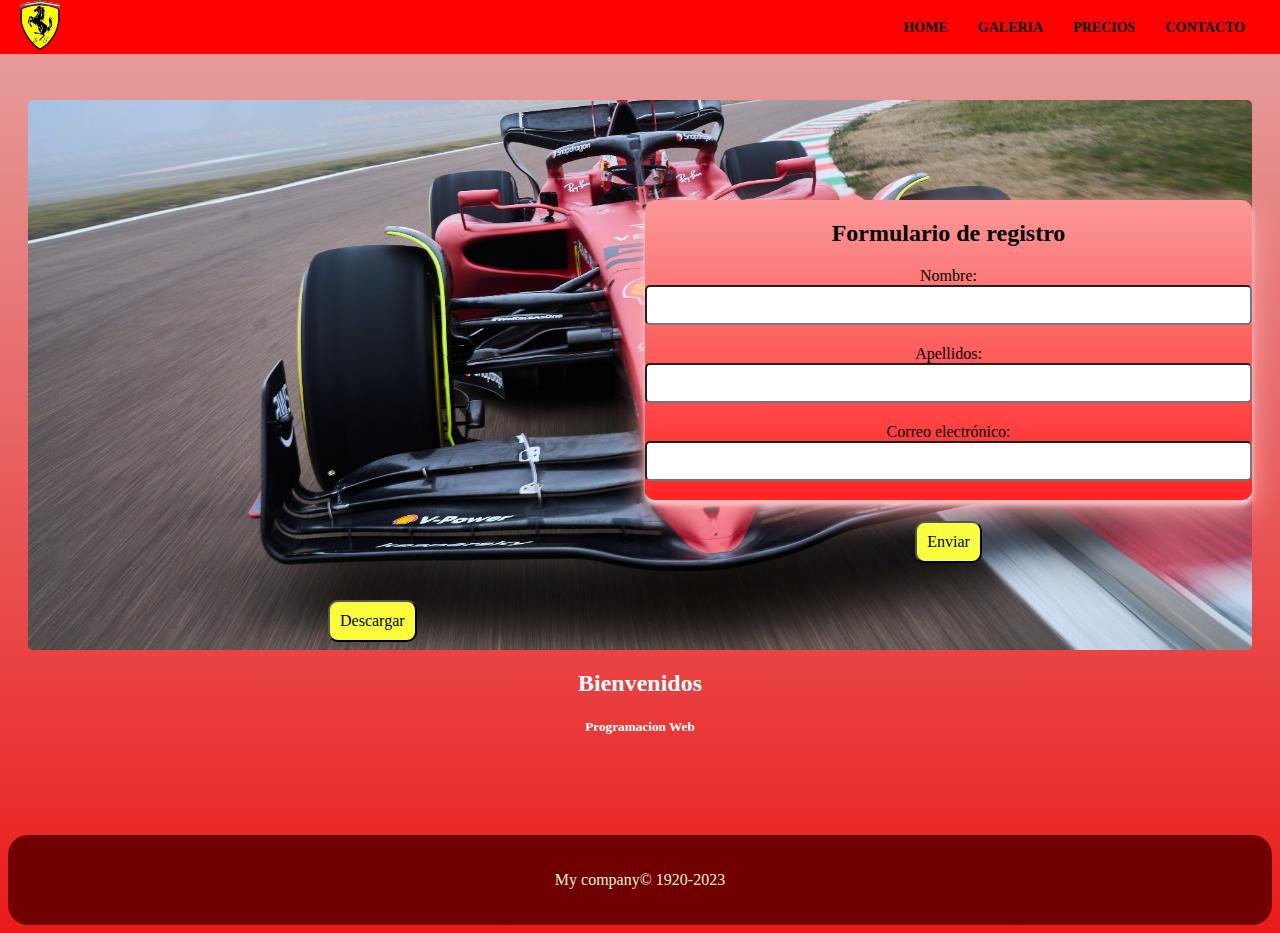
<file: Estilo 1/index.html>
<!DOCTYPE html>
<html>
  <head>
    <title>Estilo 1</title>
    <link rel="stylesheet" href="./css/style.css" />
  </head>

  <body>
    <header>
      <div class="log">
        <img src="./img/logito.png" alt="Logo oficial" />
      </div>
      <nav>
        <ul>
          <li><a>Home</a></li>
          <li><a>Galeria</a></li>
          <li><a>Precios</a></li>
          <li><a>Contacto</a></li>
        </ul>
      </nav>
    </header>

    <main>
      <section class="secc1">
        <img src="./img/ferrari.jpg" alt="princi" />

        <div class="contenido">
          <div class="princi">
            <a href="./img/ferrari.jpg">
              <button>Descargar</button>
            </a>
          </div>

          <div class="formulario">
            <h2>Formulario de registro</h2>

            <form class="formulariot">
              <label for="nombre">Nombre:</label>
              <input type="text" id="nombre" name="nombre" />

              <label for="apellidos">Apellidos:</label>
              <input type="text" id="apellidos" name="apellidos" />

              <label for="correo">Correo electrónico:</label>
              <input type="email" id="correo" name="correo" />

              <button type="submit">Enviar</button>
            </form>
          </div>
        </div>
      </section>
      <section>
        <article>
          <h1>Bienvenidos</h1>
          <h5>Programacion Web</h5>
        </article>
      </section>
    </main>

    <footer>
      <p>My company&copy; 1920-2023</p>
    </footer>
  </body>
</html>
</file>
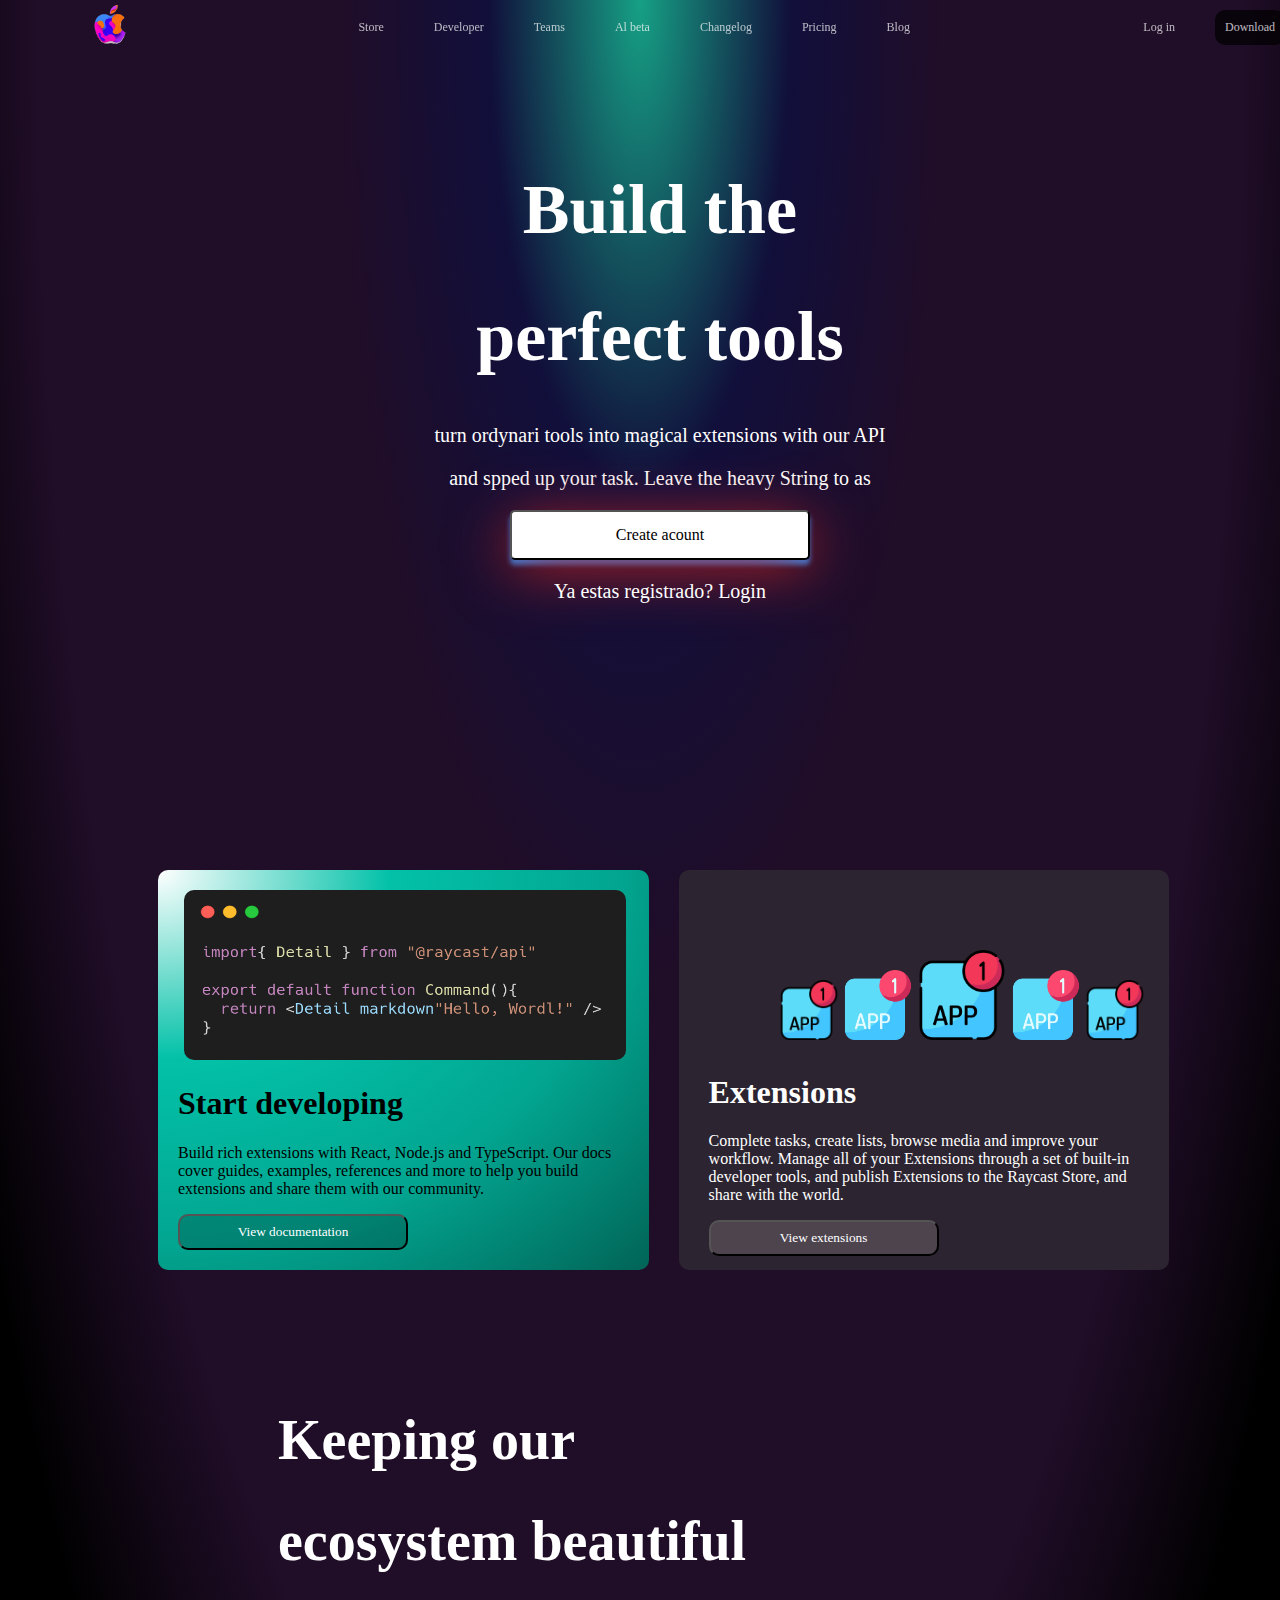
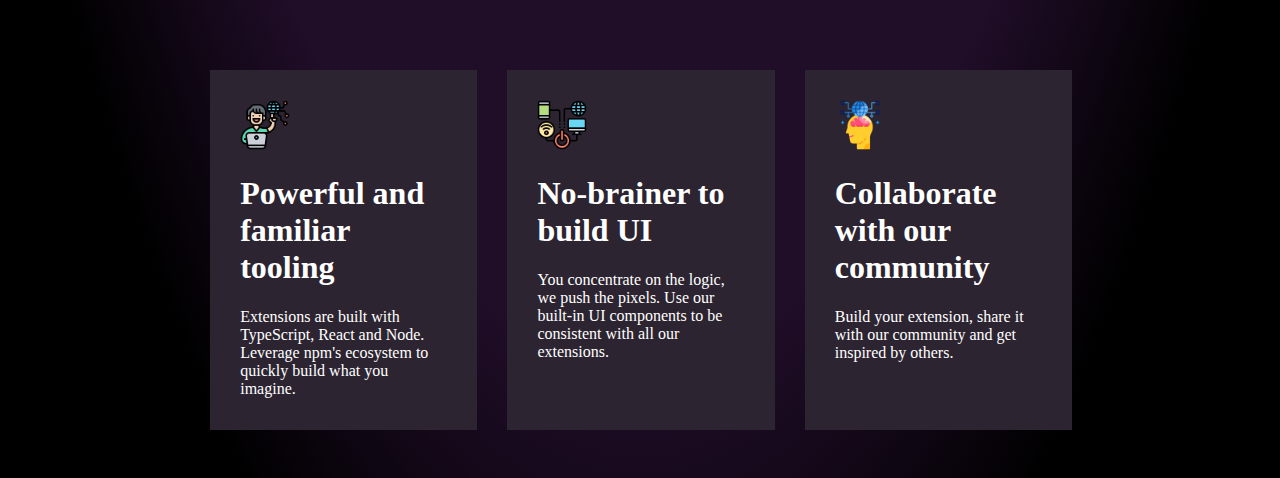
<file: Estilo 2/pag.html>
<!DOCTYPE html>
<html>
  <head>
    <title>Estilo 2</title>
    <link rel="stylesheet" href="./css/style.css" />
  </head>

  <body>
    <header>
      <div class="log">
        <img src="./img/Apple_logo.png" alt="Logo oficial" />
      </div>
      <nav>
        <ul class="u1">
          <li><a href="">Store</a></li>
          <li><a href="">Developer</a></li>
          <li><a href="">Teams</a></li>
          <li><a href="">Al beta</a></li>
          <li><a href="">Changelog</a></li>
          <li><a href="">Pricing</a></li>
          <li><a href="">Blog</a></li>
        </ul>
      </nav>
      <nav class="u2">
        <ul>
          
          <li><a href="">Log in</a></li>
          <li><a href="" style="  background-color: black;">Download</a></li>
        </ul>
      </nav>
    </header>
    <main>
      <section class="secc1">
        <div class="contar">
          <article class="art0">
            <h1>Build the</h1>
            <h1>perfect tools</h1>

            <p>turn ordynari tools into magical extensions with our API</p>
            <p>and spped up your task. Leave the heavy String to as</p>

            <button>Create acount</button>
            <p class="message">
              Ya estas registrado?
              <a href="" class="xdd">Login</a>
            </p>
          </article>
        </div>

        <div class="contenidopri">
          <div class="cont1">
            <figcaption>
              <img src="img/codigo.png" alt="" />
            </figcaption>
            <article class="art1" >
              <h1 style="color: black;">Start developing</h1>

              <p style="color: black">
                Build rich extensions with React, Node.js and TypeScript. Our
                docs cover guides, examples, references and more to help you
                build extensions and share them with our community.
              </p>

              <button>View documentation</button>
            </article>
          </div>

          <div class="cont2">
            <div class="con">
              <img src="img/aplicacion.png" alt="" class="mi1" />

              <img src="img/aplicacion1.png" alt="" class="mi2" />

              <img src="img/aplicacion.png" alt="" class="mi3" />

              <img src="img/aplicacion1.png" alt="" class="mi4" />

              <img src="img/aplicacion.png" alt="" class="mi5" />
            </div>
            <div>
              <article class="art2">
                <h1>Extensions</h1>

                <p>
                  Complete tasks, create lists, browse media and improve your
                  workflow. Manage all of your Extensions through a set of
                  built-in developer tools, and publish Extensions to the
                  Raycast Store, and share with the world.
                </p>

                <button>View extensions</button>
              </article>
            </div>
          </div>
        </div>

        <div class="contenidosec">
          <div class="cont3">
            <h1>Keeping our</h1>
            <h1>ecosystem beautiful</h1>
          </div>

          <div class="contenidoult">
            <div class="cont4">
              <figcaption>
                <img src="img/tecnologia.png" alt="" />
              </figcaption>
              <article>
                <h1>Powerful and familiar tooling</h1>

                <p>
                  Extensions are built with TypeScript, React and Node. Leverage
                  npm's ecosystem to quickly build what you imagine.
                </p>
              </article>
            </div>
            <div class="cont5">
              <figcaption>
                <img src="img/digital.png" alt="" />
              </figcaption>
              <article>
                <h1>No-brainer to build UI</h1>

                <p>
                  You concentrate on the logic, we push the pixels. Use our
                  built-in UI components to be consistent with all our
                  extensions.
                </p>
              </article>
            </div>
            <div class="cont6">
              <figcaption>
                <img src="img/tecnologia-inteligente.png" alt="" />
              </figcaption>
              <article>
                <h1>Collaborate with our community</h1>

                <p>
                  Build your extension, share it with our community and get
                  inspired by others.
                </p>
              </article>
            </div>
          </div>
        </div>
      </section>
    </main>
    <footer></footer>
  </body>
</html>
</file>
<file: Estilo 1/css/style.css>
* {
  font-family: verdana, Georgia, 'Times New Roman', Times, serif, Tahoma, sans-serif;
  box-sizing: border-box;
}

body {
  background: linear-gradient(#e6a3a3, #eb1a1a);
}

main {
  width: 100%;
  margin: 100px auto;
  padding: 0 20px;
}

h1 {
  font-size: 24px;
  text-align: center;
  color: white;
}

h5 {
  text-align: center;
  color: white;
}

header {
  position: fixed;
  top: 0;
  left: 0;
  width: 100%;
  background-color: rgb(255, 0, 0);
  display: flex;
  justify-content: space-between;
  align-items: center;
  padding: 0 20px;
  z-index: 9999;
}

nav ul {
  list-style: none;
  margin: 0;
  padding: 0;
  display: flex;
  right: 20px;
}

nav li {
  margin: 0 15px;
}

nav li a:hover {
  text-decoration: none;
  color: #f1f1f1;
}

nav a {
  color: rgb(0, 0, 0);
  text-decoration: none;
  font-weight: bold;
  text-transform: uppercase;
  font-size: 14px;
}

.log img {
  height: 50px;
}

.secc1 img {
  width: 100%;
  height: 550px;
  object-fit: cover;
  border-radius: 5px;
}

.princi button {
  position: absolute;
  top: 400px;
  left: 300px;
  padding: 10px;
  background-color: rgb(250, 253, 57);
  color: rgb(0, 0, 0);
  border-radius: 10px;
  font-size: 16px;
}


.secc1 {
  position: relative;
}

.contenido {
  position: absolute;
  top: 100px;
  left: 10;
  width: 100%;
  height: 300px;
  display: flex;
  padding-left: 10px;
}

.princi {
  width: 50%;
  color: rgb(255, 0, 0);
  height: 100%;
  display: inline-block;
}

.formulario {
  color: rgb(0, 0, 0);
  background: linear-gradient(#fb9898, #ff2424);
  width: 50%;
  height: 100%;
  display: inline-block;
  text-align: center;
  border-radius: 10px;
  box-shadow: 0 10px 30px 0 rgb(255, 168, 168), 0 5px 5px 0 rgba(248, 248, 255.24);
}

.formulario label {
  width: 100%;
  font-size: 16px;
}

.formulario input {
  width: 100%;
  padding: 10px;
  border-radius: 5px;
  margin-bottom: 20px;
}

.formulario button[type="submit"] {
  display: block;
  margin: 20px auto 0;
  padding: 10px;
  background-color: rgb(249, 255, 63);
  color: rgb(0, 0, 0);
  border-radius: 10px;
  font-size: 16px;
}

footer {
  background-color: #700000;
  color: #e7efc9;
  text-align: center;
  padding: 20px;
  margin-top: 50px;
  border-radius: 20px;
}
</file>
<file: Estilo 2/css/style.css>
* {
  font-family: verdana, Georgia, "Times New Roman", Times, serif, Tahoma,
    sans-serif;
}

body {
  /*background-color: black;*/
  height: 1900px;
  background-color: #200d28;
  background-image: radial-gradient(at top, #16a085,#110f3b,#200d28,#200d28, #200d28,black, black);

  background-color: #200d28;
}

.secc1 {
  position: relative;
}

.secc1 .contar article h1 {
  font-size: 70px;
  color: white;
}

.secc1 .contar article p {
  font-size: 20px;
  color: white;
}


.secc1 .contar article {
  color: white;
}
.secc1 .contar article .message a {
  color: white;
  text-decoration: none;
}

.secc1 .contar .art0 button {
  font-size: 16px;
  background-color: white;
  border-radius: 5px;
  width: 300px;
  height: 50px;
  
  box-shadow: 0 10px 60px 0 rgba(178, 34, 34.123), 0 5px 5px 0 rgba(30, 144, 255.24);
}

main {
  width: 100%;
  margin: 100px auto;
  padding: 0 20px;
}

.log img {
  height: 50px;
  margin-left: 50px;
}

header {
  position: fixed;
  top: 0;
  left: 0;
  width: 100%;
  display: flex;
  justify-content: space-between;
  align-items: center;
  padding: 0 20px;
  z-index: 9999;
}

nav ul {
  list-style: none;
  margin: 0;
  padding: 0;
  display: flex;
  right: 20px;
}

nav li {
  margin: 0 15px;
}

nav a {
  color: white;
  display: inline-block;
  justify-content: center;
  text-decoration: none;
  font-size: 12px;
  padding: 10px;

  opacity: 0.7;
  border-radius: 10px;
}
nav a:hover {
  /* de seudoclase*/
  opacity: 1;
}

.contenidopri {
  right: 200px;
  left: 120px;
  
  position: absolute;
  top: 700px;
  left: 10;
  width: 80%;
  height: 400px;
  display: flex;
  padding-left: 10px;
}

.contar {
  margin-top: 170px;
  background: rgba(0, 0, 0, 0);
  text-align: center;
}

.cont1 {
  width: 60%;
  color: white;
  background: radial-gradient(at left top,white, #03C1A8, #02A590, #016457);

  height: 100%;
  border-radius: 10px;
}

.cont1 img {
  border-radius: 10px;
  margin-top: 20px;
  height: 170px;
  width: 90%;
  margin-left: 26px;
}

.cont1 .art1{
  margin: 20px;
}

.cont2 .art2{
  margin: 30px;
}

.cont2 img {

  margin-top: 80px;
  display: inline-block;
  height: 50px;
}
.cont2 .con {

  margin-left: 100px;
  margin-bottom: 30px;
}

.cont1 .art1 button{
  width: 230px;
  height: 36px;
  background: rgba(0, 0, 0, 0.2);
  color: white;
  border-radius: 10px;
}

.contar .art0 button{
  width: 230px;
  height: 36px;
  border-radius: 10px;
}

.cont2 .art2 button{
  width: 230px;
  background: rgba(208, 200, 200, 0.2);
  height: 36px;
  color: white;
  border-radius: 10px;
}

.cont2 .mi1{
  height: 60px;  
}
.cont2 .mi2{
  height: 70px;
}
.cont2 .mi3{
  height: 90px;

}
.cont2 .mi4{
  height: 70px;
}
.cont2 .mi5{
  height: 60px;
}

.cont2 {
  margin-left: 30px;
  left: 10px;
  
  color: white;
  background-color: #2c2430;
  width: 60%;
  height: 100%;
  border-radius: 10px;
}

.cont3 {
  background: rgba(0, 0, 0, 0);
}
.cont3 h1 {
  color: white;
  font-size: 56px;
}

.contenidosec {
  position: absolute;
  top: 1200px;
  left: 240px;
  width: 100%;
  height: 400px;
  display: flex;
  padding-left: 10px;
}

.contenidoult {
  position: absolute;
  right:470px;
  top: 300px;
  width:70%;
  height: 200px;
  display: flex;
  padding-left: 10px;
}


.cont4 {
  margin-left: 30px;
  padding: 30px;
  height: 150%;
  width: 33%;
  color: white;
  
  background-color: #2c2430;
  
  display: inline-block;
}

.cont4 img {
  height: 50px;
}
.cont5 img {
  height: 50px;
}

.cont5 {
  margin-left: 30px;
  color: white;
  background-color: #2c2430;
  width: 33%;
  padding: 30px;
  height: 150%;
  display: inline-block;
}
.cont6 img {
  height: 50px;
}

.cont6 {
  margin-left: 30px;
  color: white;
  background-color: #2c2430;
  width: 33%;
  padding: 30px;
  height: 150%;
  display: inline-block;
}
</file>
